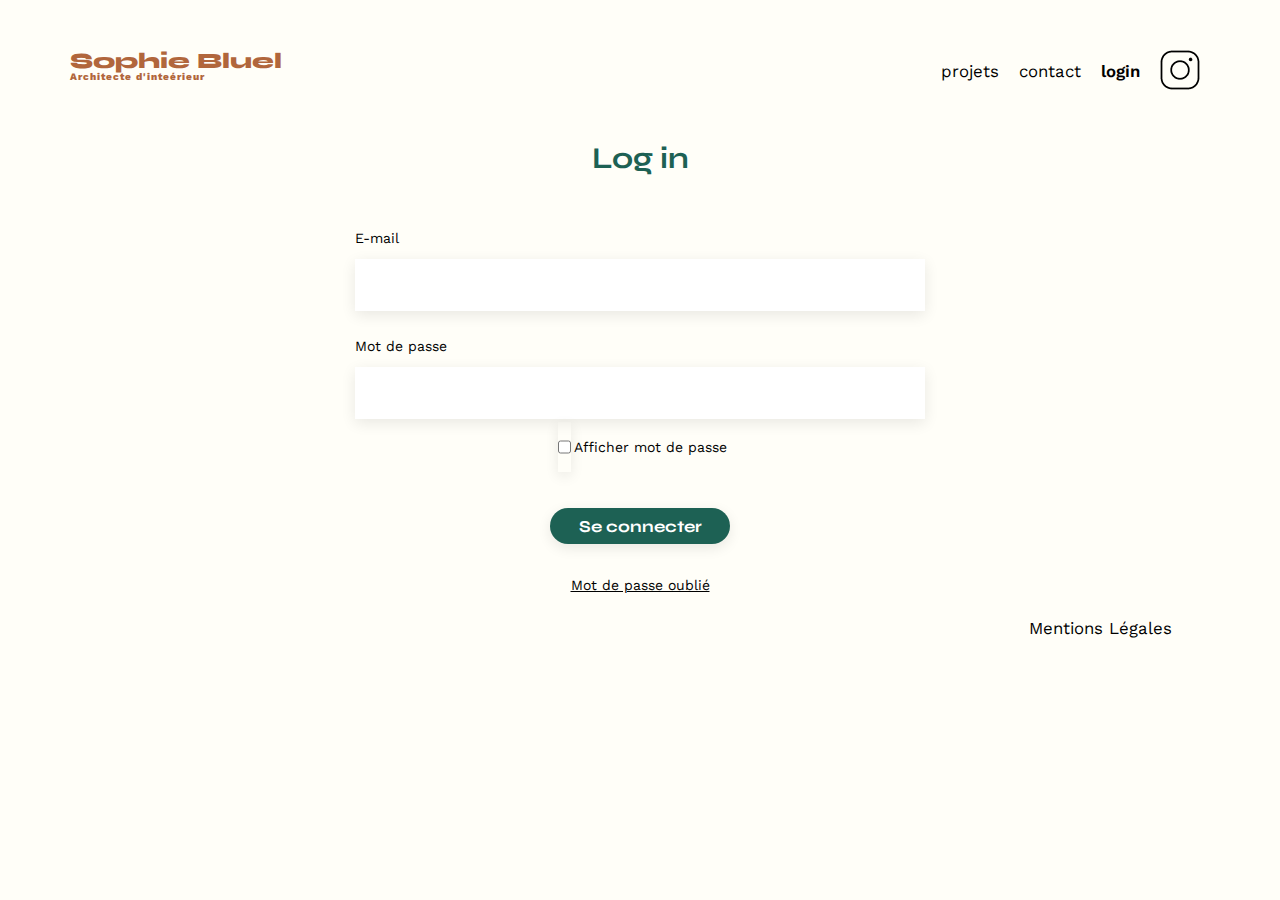
<file: FrontEnd/login.html>
<!DOCTYPE html>
<html lang="fr">
<head>
	<meta charset="UTF-8">
	<title>Sophie Bluel - Architecte d'intérieur</title>
	<meta name="viewport" content="width=device-width, initial-scale=1.0">
	<link rel="preconnect" href="https://fonts.googleapis.com">
	<link rel="preconnect" href="https://fonts.gstatic.com" crossorigin>
	<link href="https://fonts.googleapis.com/css2?family=Syne:wght@700;800&family=Work+Sans&display=swap" rel="stylesheet">
	<meta name="description" content="">
	<link rel="stylesheet" href="./assets/style.css">
</head>
<body>
    <header>
		<section>
        <a href="index.html"><h1>Sophie Bluel <span>Architecte d'inteérieur</span></h1></a>
        <nav>
            <ul>
                <li><a href=".#portfolio">projets</a></li>
				<li><a href=".#contact">contact</a></li>
                <li class="bold">login</li>
                <li><img src="./assets/icons/instagram.png" alt="Instagram"></li>
            </ul>
        </nav>
		</section>
    </header>
<main>
    <section id="login">
		<h2>Log in</h2>
		<form action="#" method="post">
			<label for="email">E-mail</label>
			<input type="email" name="email" id="email" required>
			<label for="mdp">Mot de passe</label>
			<input type="password" id="mdp" name="mdp" required>
			<div class="showMdp">
				<input type="checkbox" id="showMdp">
				<p> Afficher mot de passe</p>
			</div>
            <input type="submit" id="btn-submit" value="Se connecter">
			
            <a href="#"><p>Mot de passe oublié</p></a>
		</form>
		
	</section>
    
</main>
<footer>
	<nav>
		<ul>
			<li>Mentions Légales</li>
		</ul>
	</nav>
</footer>
<script src="loginScript.js"></script>
</body>
</html>
</file>
<file: FrontEnd/assets/style.css>
/* http://meyerweb.com/eric/tools/css/reset/
   v2.0 | 20110126
   License: none (public domain)
*/

html,
body,
div,
span,
applet,
object,
iframe,
h1,
h2,
h3,
h4,
h5,
h6,
p,
blockquote,
pre,
a,
abbr,
acronym,
address,
big,
cite,
code,
del,
dfn,
em,
img,
ins,
kbd,
q,
s,
samp,
small,
strike,
strong,
sub,
sup,
tt,
var,
b,
u,
i,
center,
dl,
dt,
dd,
ol,
ul,
li,
fieldset,
form,
label,
legend,
table,
caption,
tbody,
tfoot,
thead,
tr,
th,
td,
article,
aside,
canvas,
details,
embed,
figure,
figcaption,
footer,
header,
hgroup,
menu,
nav,
output,
ruby,
section,
summary,
time,
mark,
audio,
video {
	margin: 0;
	padding: 0;
	border: 0;
	font-size: 100%;
	font: inherit;
	vertical-align: baseline;
}

/* HTML5 display-role reset for older browsers */
article,
aside,
details,
figcaption,
figure,
footer,
header,
hgroup,
menu,
nav,
section {
	display: block;
}

body {
	line-height: 1;
}

html {
	scroll-behavior: smooth;
}

ol,
ul {
	list-style: none;
}

blockquote,
q {
	quotes: none;
}

blockquote:before,
blockquote:after,
q:before,
q:after {
	content: '';
	content: none;
}

table {
	border-collapse: collapse;
	border-spacing: 0;
}

/** end reset css**/
body {
	margin: auto;
	font-family: 'Work Sans';
	font-size: 14px;
	background-color: #FFFEF8;
}
header,
main,
footer{
	max-width: 1140px;
	margin: auto;
}
header section {
	display: flex;
	justify-content: space-between;
	margin: 50px 0
}

a {
	text-decoration: none;
	color: inherit;
	cursor: pointer;
	scroll-behavior: smooth;
}

section {
	margin: 50px 0
}

h1 {
	display: flex;
	flex-direction: column;
	font-family: 'Syne';
	font-size: 22px;
	font-weight: 800;
	color: #B1663C
}

h1>span {
	font-family: 'Work Sans';
	font-size: 10px;
	letter-spacing: 0.1em;
	;
}

h2 {
	font-family: 'Syne';
	font-weight: 700;
	font-size: 30px;
	color: #1D6154
}

nav ul {
	display: flex;
	align-items: center;
	list-style-type: none;

}

nav li {
	padding: 0 10px;
	font-size: 1.2em;
}

li:hover {
	color: #B1663C;
}

#introduction {
	display: flex;
	align-items: center;
	gap: 72px;
}

#introduction figure {
	flex: 1
}

#introduction img {
	display: block;
	margin: auto;
	width: 100%;
}

#introduction article {
	flex: 1
}

#introduction h2 {
	margin-bottom: 1em;
}

#introduction p {
	margin-bottom: 0.5em;
}

#portfolio h2 {
	text-align: center;

}

#portfolio .modification {
	display: flex;
	justify-content: center;
	align-items: center;
	height: fit-content;
	gap: 31px;
}

.filtres {
	display: flex;
	justify-content: center;
	gap: 1em;
	margin-bottom: 2em;
	margin-top: 3rem;
}

.btn-filtre {
	border-radius: 60px;
	border: 1px solid #1D6154;
	font-family: 'Syne';
	font-style: normal;
	font-weight: 700;
	font-size: 16px;
	line-height: 19px;
	text-align: center;
	color: #1D6154;
	height: 37px;
	min-width: 100px;
}

.filtres button:hover {
	background-color: #1D6154;
	color: white;
	cursor: pointer;
}

.btn-selected {
	background-color: #1D6154;
	color: white;
}

.gallery {
	width: 100%;
	display: grid;
	grid-template-columns: 1fr 1fr 1fr;
	grid-column-gap: 20px;
	grid-row-gap: 20px;
}

.gallery img {
	width: 100%;
}

#modal1 img {
	height: 100%;
	width: 78.12px;
}

.modal figure {
	width: fit-content;
	height: fit-content;
}

#contact,
#login {
	width: 50%;
	margin: auto;
}

#contact>*,
#login>* {
	text-align: center;

}

#contact h2,
#login h2 {
	margin-bottom: 20px;
}

#contact form,
#login form {
	text-align: left;
	margin-top: 30px;
	display: flex;
	flex-direction: column;
}

#contact input,
#login input,
#modal2 input,
#modal2 select {
	height: 50px;
	font-size: 1.2em;
	border: none;
	box-shadow: 0px 4px 14px rgba(0, 0, 0, 0.09);
}

#contact label,
#login label,
#modal2 label {
	margin: 2em 0 1em 0;
}

#contact textarea {
	border: none;
	box-shadow: 0px 4px 14px rgba(0, 0, 0, 0.09);
}

#login a p {
	text-decoration: underline;
	text-align: center;
}

#login input[type="submit"],
#contact input[type="submit"] {
	font-family: 'Syne';
	font-weight: 700;
	color: white;
	background-color: #1D6154;
	margin: 2em auto;
	width: 180px;
	height: 36px;
	text-align: center;
	border-radius: 60px;
	cursor: pointer;
}

#login input[type="submit"]:hover,
#contact input[type="submit"]:hover,
.bottom-modal button:hover {
	background-color: #0E2F28;
}

.showMdp {
	display: flex;
	justify-content: center;
	align-items: center;
}

footer nav ul {
	display: flex;
	justify-content: flex-end;
	margin: 2em
}

.bold {
	font-weight: 600;
}

#loginBanner {
	width: 100%;
	height: 59px;
	background-color: black;
	display: flex;
	justify-content: center;
	align-items: center;
	gap: 20px;
	
}

#loginBanner a {
	cursor: pointer;
}

.btn-edition {
	border: none;
	background-color: black;
	color: white;
	font-family: 'Work Sans';
	font-style: normal;
	font-weight: 400;
	font-size: 16px;
	line-height: 19px;
	text-align: center;
}

.btn-publier {
	background: #FFFFFF;
	border-radius: 60px;
	height: 38px;
	width: 216px;
	display: flex;
	justify-content: center;
	align-items: center;
	font-family: 'Work Sans';
	font-style: normal;
	font-weight: 500;
	font-size: 14px;
	line-height: 16px;
	text-align: center;
	color: #000000;
}

.btn-modifier {
	font-family: 'Work Sans';
	font-style: normal;
	font-weight: 400;
	font-size: 18px;
	line-height: 16px;
	text-align: center;
	border: none;
	background-color: transparent;
	cursor: pointer;
}

/*MODAL*/
.modal {
	position: fixed;
	display: flex;
	align-items: center;
	justify-content: center;
	top: 0;
	left: 0;
	width: 100%;
	height: 100%;
	background: rgba(0, 0, 0, 0.8);
	animation: fadeIn .3s both;
}

.modal-wrapper,
.modal-wrapper2 {
	background-color: white;
	width: 630px;
	height: fit-content;
	padding: 60px 0px 48px 0px;
	animation: slideFromTop .5s both;
	border-radius: 10px;
}

.modal[aria-hidden="true"],
.modal2[aria-hidden="true"] {
	animation-name: fadeOut;
}

.modal[aria-hidden="true"] .modal-wrapper,
.modal[aria-hidden="true"] .modal-wrapper2 {
	animation-name: slideToBottom;
}

@keyframes fadeIn {
	from {
		opacity: 0;
	}

	to {
		opacity: 1;
	}
}

@keyframes fadeOut {
	from {
		opacity: 1;
	}

	to {
		opacity: 0;
	}
}

@keyframes slideFromTop {
	from {
		transform: translateY(-50px);
	}

	to {
		transform: translateY(0px);
	}
}

@keyframes slideToBottom {
	from {
		transform: translateY(0px);
	}

	to {
		transform: translateY(50px);
	}
}

.js-close-modal {
	position: absolute;
	z-index: 1;
	border: none;
	background-color: transparent;
	top: 20px;
	right: 20px;
	font-size: 25px;
	cursor: pointer;
	padding: 0;
}

.js-close-modal:hover {
	transform: scale(1.15);
}


#modal1 h3 {
	font-family: 'Work Sans';
	font-style: normal;
	font-weight: 400;
	font-size: 26px;
	line-height: 30px;
	text-align: center;
}

.bottom-modal {
	display: flex;
	flex-direction: column;
	align-items: center;
	justify-content: center;
	gap: 23px;
	height: 20%;
	padding-top: 30px;
}

.bottom-modal a {
	font-family: 'Syne';
	font-weight: 700;
	color: white;
	background-color: #1D6154;
	border: none;
	width: 237px;
	height: 36px;
	display: flex;
	justify-content: center;
	align-items: center;
	border-radius: 60px;
	cursor: pointer;
}

.bottom-modal p {
	font-family: 'Syne';
	font-style: normal;
	font-weight: 400;
	font-size: 14px;
	line-height: 17px;
	color: #D65353;

}

hr {
	width: 420px;
}

#modalGallery {
	display: flex;
	flex-direction: row;
	flex-wrap: wrap;
	gap: 6px;
	width: fit-content;
	padding: 46px 100px 40px 100px;
}

#modalGallery figure {
	position: relative;

}

#modalGallery figure .buttonContainer {
	position: absolute;
	top: 5px;
	right: 4px;
	width: fit-content;
	height: fit-content;
	display: flex;
	gap: 3px;
}

#modalGallery figure button {
	width: 17px;
	height: 17px;
	background-color: black;
	border: none;
	border-radius: 2px;
	padding: 0;
	cursor: pointer;
}

.trashIcon {
	width: 9px !important;
	height: 9px !important;
}

.moveIcon {
	width: 11.12px !important;
	height: 11.12px !important;
	margin-top: 3px;
}

.editerStyle {
	cursor: pointer;
	font-weight: 400;
	font-size: 12px;
	margin-top: 2px;
	margin-bottom: 10px;
	width: fit-content;
}

.highlighted-blue {
	outline: 3px solid rgb(83, 83, 216);
}

.highlighted-red {
	opacity: 45%;
}

/*Modal2*/
#modal2 .modal-wrapper2 {
	height: fit-content;
	display: flex;
	flex-direction: column;
	align-items: center;
}

#modal2 .arrowLeft {
	position: absolute;
	top: 30px;
	left: 30px;
	border: none;
	background: transparent;
}

#modal2 .arrowLeft:hover {
	transform: scale(1.15);
}

#modal2 h3 {
	padding-bottom: 36px;
	padding-top: 10px;
	font-size: 26px;
	font-weight: 400;
}

#modal2 #fileImg {
	background: #E8F1F7;
	border-radius: 3px;
	display: flex;
	flex-direction: column;
	text-align: center;
	padding: 1.5rem 0 1.5rem 0;
	width: 420px;
}

#modal2 #fileImg input[type=file] {
	display: none;
}

#modal2 #fileImg label#addFile {
	font-family: "Syne";
	color: white;
	background-color: #CBD6DC;
	margin: 2em auto;
	padding: 0 2.5rem;
	text-decoration: none;
	text-align: center;
	border-radius: 60px;
	transition: 0.2s;
	height: 36px;
	font-size: 0.875rem;
	border: none;
	box-shadow: 0px 4px 14px rgba(0, 0, 0, 0.09);
	color: #306685;
	display: flex;
	align-items: center;
}
#preview{
	display: flex;
	justify-content: center;
	background-color:#E8F1F7 ;
}

#modal2 #fileImg p {
	font-family: "Work Sans";
	font-size: 10px;
}

#modal2 #fileImg i {
	font-size: 5rem;
	color: #B9C5CC;
}

#modal2 #formChoix {
	display: flex;
	flex-direction: column;
}

#modal2 #formChoix #category-error {
	display: none;
	color: red;
}

#modal2 hr {
	margin-top: 47px;
}

#send {
	margin-top: 32px;
	border-radius: 60px;
	font-family: "Syne";
	color: white;
	background-color: #a7a7a7;
	margin: 2em auto;
	padding: 0 2.5rem;
	text-decoration: none;
	text-align: center;
	border-radius: 60px;
	transition: 0.2s;
	height: 40px !important;
	width: 237px;
	font-size: 0.875rem;
	border: none;
	box-shadow: 0px 4px 14px rgba(0, 0, 0, 0.09);
	display: flex;
	align-items: center;
	justify-content: center;
	cursor:not-allowed;
}

#send.enabled {
	background-color: #4CAF50;
	cursor: pointer;
}


.hidden {
	display: none;
	visibility: hidden;
}

#modal2 .arrowLeft,
label#addFile {
	cursor: pointer;
}
</file>
